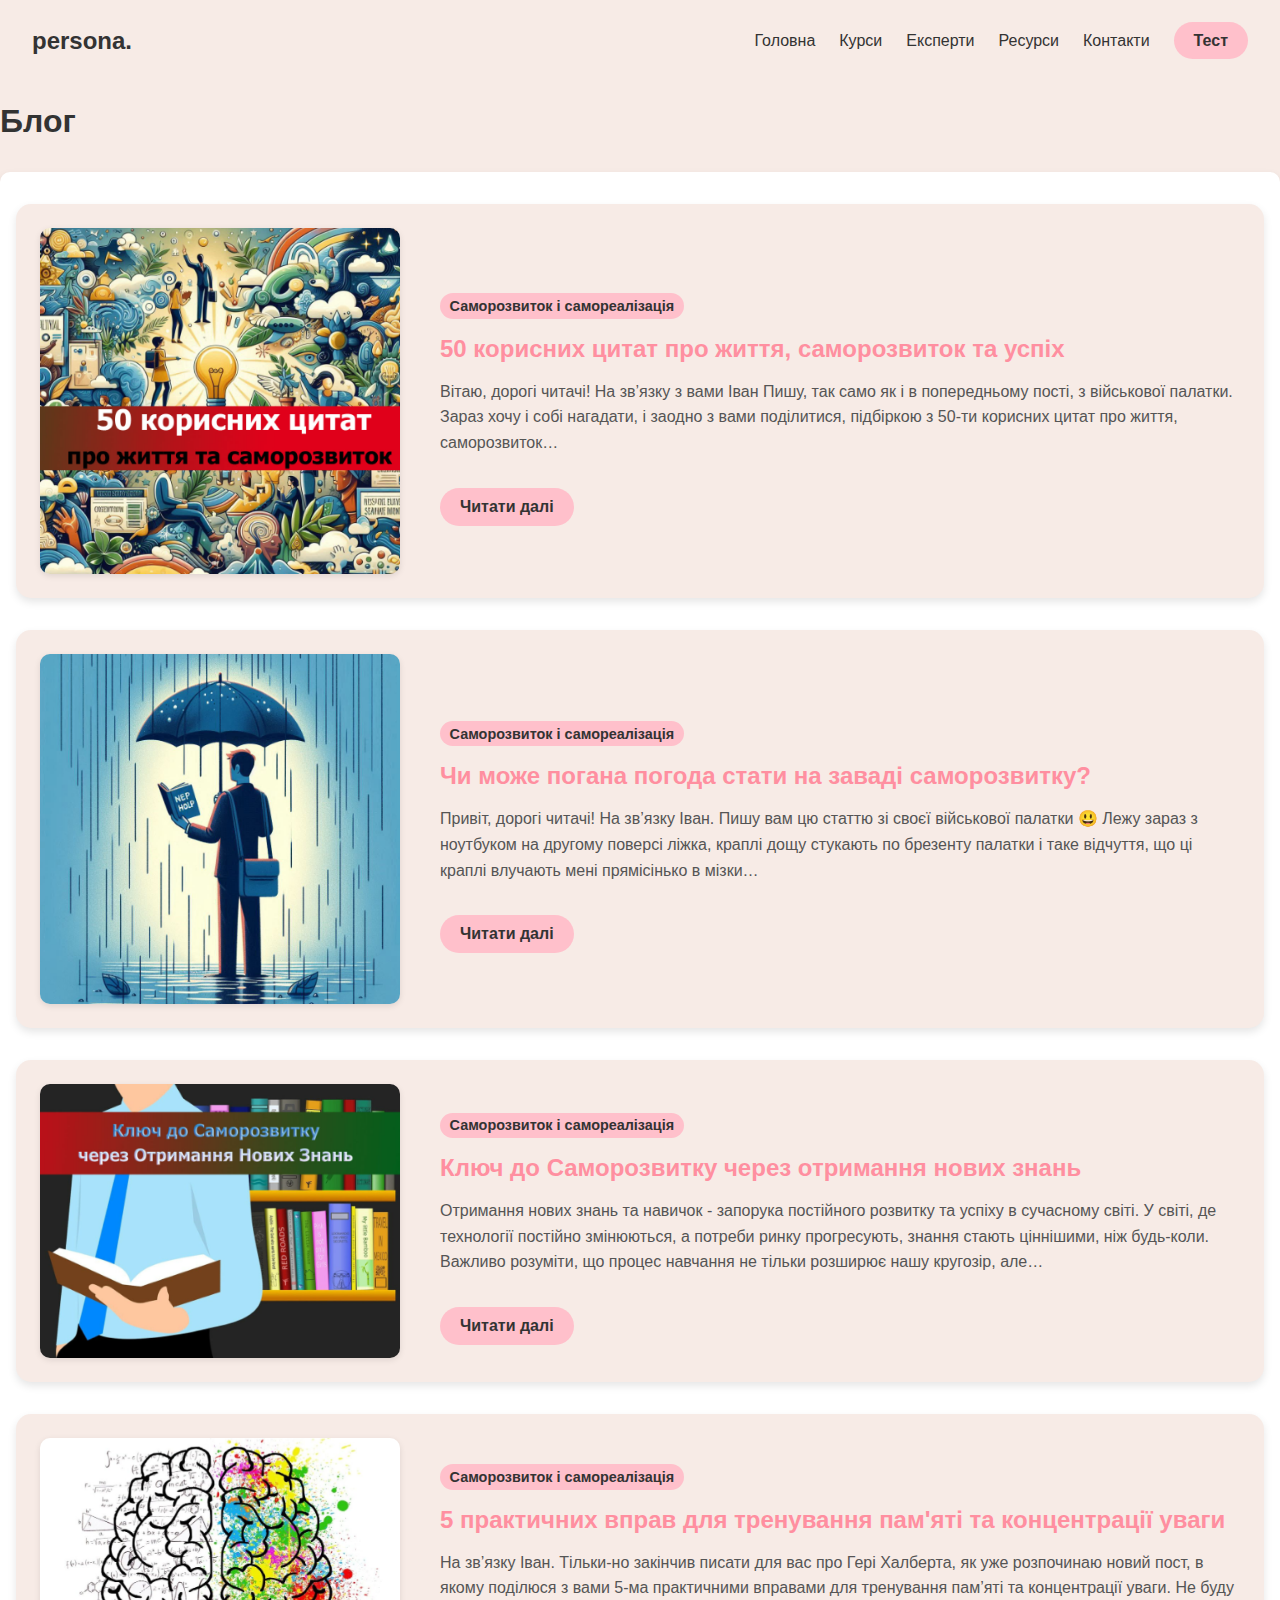
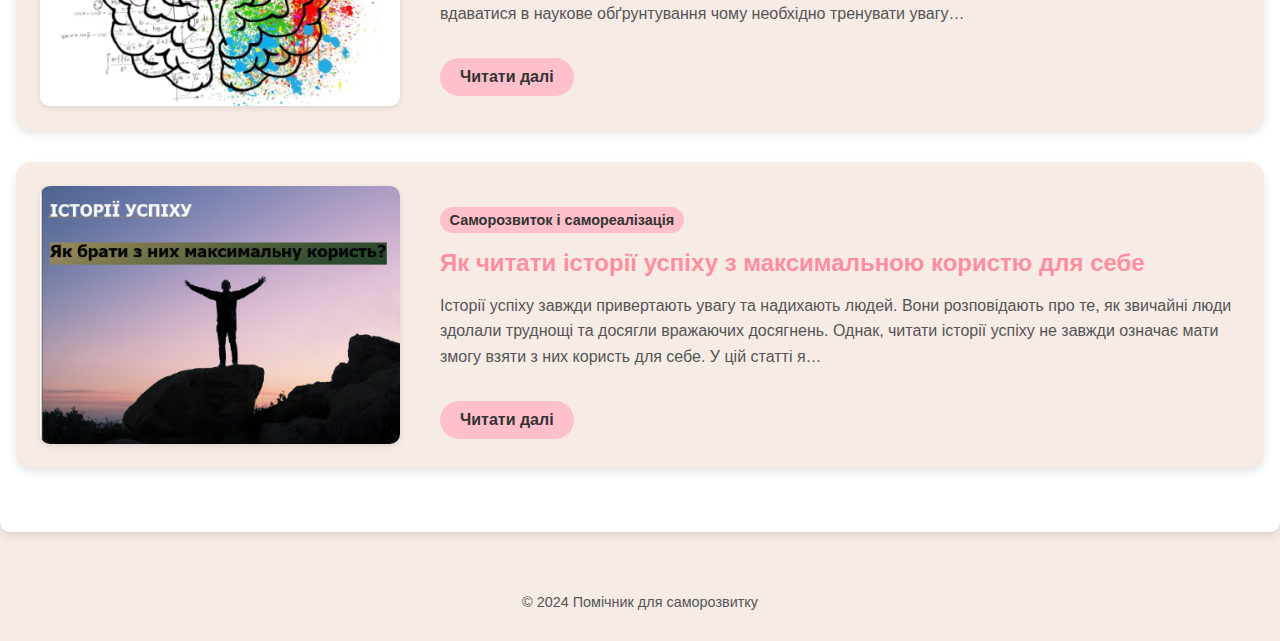
<file: blog.html>
<!DOCTYPE html>
<html lang="uk">
<head>
    <meta charset="UTF-8">
    <meta name="viewport" content="width=device-width, initial-scale=1.0">
    <title>Блог | Помічник для саморозвитку</title>
    <link rel="stylesheet" href="css/styles.css">
    <link rel="stylesheet" href="css/styles.blog.css">
</head>

<body>
    <header>
        <div class="logo">persona.</div>
        <nav>
            <ul>
                <li><a href="index.html">Головна</a></li>
                <li><a href="courses.html">Курси</a></li>
                <li><a href="experts.html">Експерти</a></li>
                <li><a href="resources.html">Ресурси</a></li>
                <li><a href="contact.html">Контакти</a></li>
                <li><a href="test.html" class="test-button">Тест</a></li>
            </ul>
        </nav>
    </header>

    <main>
        <h1>Блог</h1>
        <div class="blog-container">
            <!-- Перший блог -->
            <article class="blog-card">
                <img src="images/blog1.png" alt="50 корисних цитат про життя">
                <div class="blog-content">
                    <span class="category">Саморозвиток і самореалізація</span>
                    <h2><a href="https://samorozvytok.com/50-korysnyh-czytat-pro-zhyttya-samorozvytok-ta-uspih/" target="_blank">50 корисних цитат про життя, саморозвиток та успіх</a></h2>
                    <p>Вітаю, дорогі читачі! На зв’язку з вами Іван  Пишу, так само як і в попередньому пості, з військової палатки. Зараз хочу і собі нагадати, і заодно з вами поділитися, підбіркою з 50-ти корисних цитат про життя, саморозвиток…</p>
                    <a href="https://samorozvytok.com/50-korysnyh-czytat-pro-zhyttya-samorozvytok-ta-uspih/" target="_blank" class="read-more">Читати далі</a>
                </div>
            </article>
    
            <!-- Другий блог -->
            <article class="blog-card">
                <img src="images/blog2.png" alt="Чи може погана погода стати на заваді саморозвитку?">
                <div class="blog-content">
                    <span class="category">Саморозвиток і самореалізація</span>
                    <h2><a href="https://samorozvytok.com/chy-mozhe-pogana-pogoda-staty-na-zavadi-samorozvytku/" target="_blank">Чи може погана погода стати на заваді саморозвитку?</a></h2>
                    <p>Привіт, дорогі читачі! На зв’язку Іван. Пишу вам цю статтю зі своєї військової палатки 😃 Лежу зараз з ноутбуком на другому поверсі ліжка, краплі дощу стукають по брезенту палатки і таке відчуття, що ці краплі влучають мені прямісінько в мізки…</p>
                    <a href="https://samorozvytok.com/chy-mozhe-pogana-pogoda-staty-na-zavadi-samorozvytku/" target="_blank" class="read-more">Читати далі</a>
                </div>
            </article>

            <article class="blog-card">
                <img src="images/blog3.png" alt="Ключ до Саморозвитку через отримання нових знань">
                <div class="blog-content">
                    <span class="category">Саморозвиток і самореалізація</span>
                    <h2><a href="https://samorozvytok.com/chy-mozhe-pogana-pogoda-staty-na-zavadi-samorozvytku/" target="_blank">Ключ до Саморозвитку через отримання нових знань</a></h2>
                    <p>Отримання нових знань та навичок - запорука постійного розвитку та успіху в сучасному світі. У світі, де технології постійно змінюються, а потреби ринку прогресують, знання стають ціннішими, ніж будь-коли. Важливо розуміти, що процес навчання не тільки розширює нашу кругозір, але…</p>
                    <a href="https://samorozvytok.com/klyuch-do-samorozvytku-cherez-otrymannya-novyh-znan//" target="_blank" class="read-more">Читати далі</a>
                </div>
            </article>

            <article class="blog-card">
                <img src="images/blog4.png" alt="5 практичних вправ для тренування пам'яті та концентрації уваги">
                <div class="blog-content">
                    <span class="category">Саморозвиток і самореалізація</span>
                    <h2><a href="https://samorozvytok.com/chy-mozhe-pogana-pogoda-staty-na-zavadi-samorozvytku/" target="_blank">5 практичних вправ для тренування пам'яті та концентрації уваги</a></h2>
                    <p>На зв’язку Іван. Тільки-но закінчив писати для вас про Гері Халберта, як уже розпочинаю новий пост, в якому поділюся з вами 5-ма практичними вправами для тренування пам’яті та концентрації уваги. Не буду вдаватися в наукове обґрунтування чому необхідно тренувати увагу…</p>
                    <a href="https://samorozvytok.com/5-praktychnyh-vprav-dlya-trenuvannya-pamyati-ta-konczentracziyi-uvagy/" target="_blank" class="read-more">Читати далі</a>
                </div>
            </article>

            <article class="blog-card">
                <img src="images/blog5.png" alt="Як читати історії успіху з максимальною користю для себе">
                <div class="blog-content">
                    <span class="category">Саморозвиток і самореалізація</span>
                    <h2><a href="https://samorozvytok.com/chy-mozhe-pogana-pogoda-staty-na-zavadi-samorozvytku/" target="_blank">Як читати історії успіху з максимальною користю для себе</a></h2>
                    <p>Історії успіху завжди привертають увагу та надихають людей. Вони розповідають про те, як звичайні люди здолали труднощі та досягли вражаючих досягнень. Однак, читати історії успіху не завжди означає мати змогу взяти з них користь для себе. У цій статті я…</p>
                    <a href="https://samorozvytok.com/yak-chytaty-istoriyi-uspihu-z-maksymalnoyu-korystyu-dlya-sebe/" target="_blank" class="read-more">Читати далі</a>
                </div>
            </article>
        </div>
    </main>
    
    <footer>
        <p>© 2024 Помічник для саморозвитку</p>
    </footer>
    
    </body>
    </html>
</file>
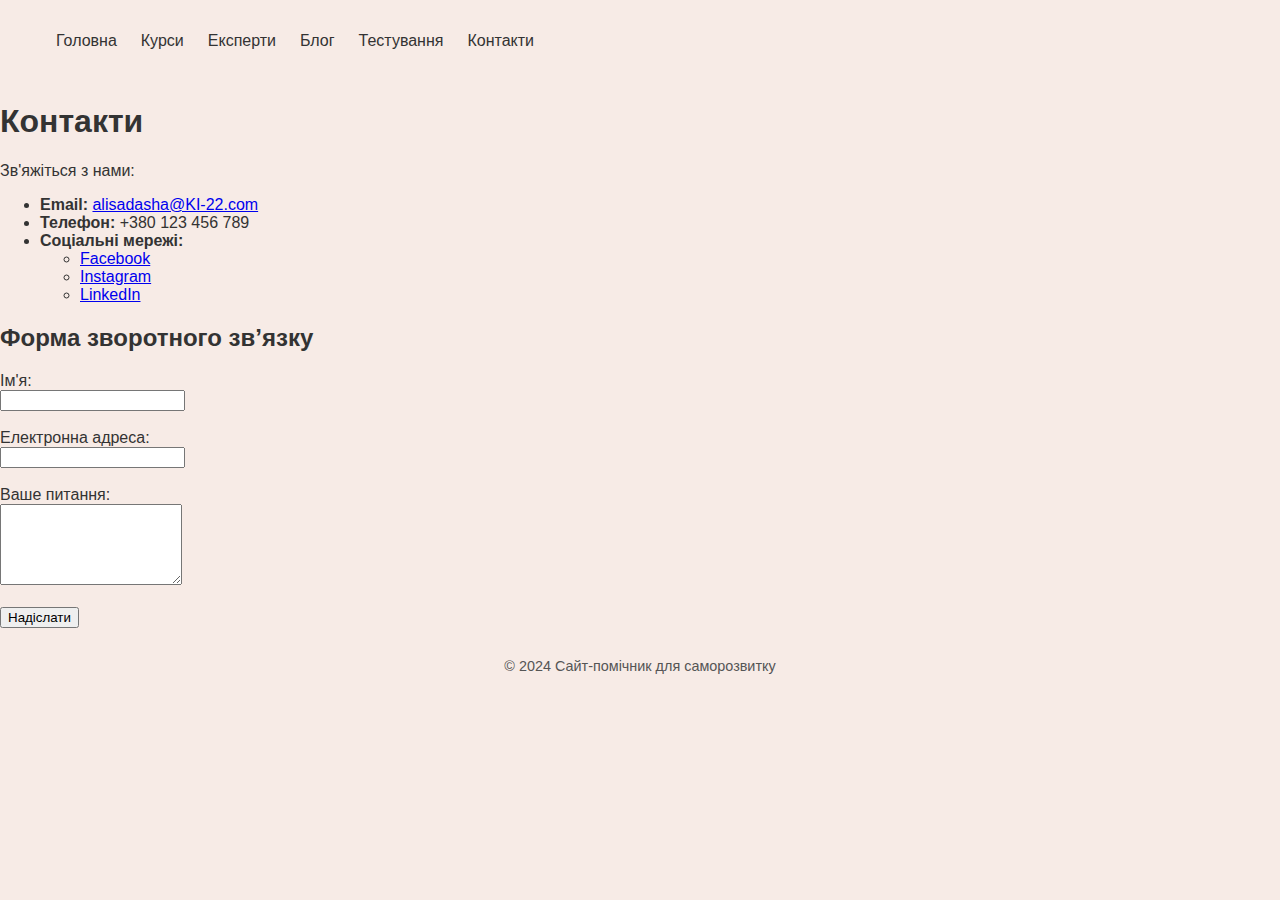
<file: contact.html>
<!DOCTYPE html>
<html lang="uk">
<head>
    <meta charset="UTF-8">
    <title>Контакти</title>
    <link rel="stylesheet" href="css/styles.css">
</head>
<body>
    <header>
        <nav>
            <ul>
                <li><a href="index.html">Головна</a></li>
                <li><a href="courses.html">Курси</a></li>
                <li><a href="experts.html">Експерти</a></li>
                <li><a href="blog.html">Блог</a></li>
                <li><a href="test.html">Тестування</a></li>
                <li><a href="contact.html">Контакти</a></li>
            </ul>
        </nav>
    </header>

    <main>
        <h1>Контакти</h1>
        <p>Зв'яжіться з нами:</p>
        <ul>
            <li><b>Email:</b> <a href="mailto:info@example.com">alisadasha@KI-22.com</a></li>
            <li><b>Телефон:</b> +380 123 456 789</li>
            <li><b>Соціальні мережі:</b></li>
            <ul>
                <li><a href="https://facebook.com" target="_blank">Facebook</a></li>
                <li><a href="https://instagram.com" target="_blank">Instagram</a></li>
                <li><a href="https://linkedin.com" target="_blank">LinkedIn</a></li>
            </ul>
        </ul>

        <h2>Форма зворотного зв’язку</h2>
        <form action="submit_contact.php" method="post">
            <label for="name">Ім'я:</label><br>
            <input type="text" id="name" name="name" required><br><br>
            <label for="email">Електронна адреса:</label><br>
            <input type="email" id="email" name="email" required><br><br>
            <label for="message">Ваше питання:</label><br>
            <textarea id="message" name="message" rows="5" required></textarea><br><br>
            <button type="submit">Надіслати</button>
        </form>
    </main>

    <footer>
        <p>&copy; 2024 Сайт-помічник для саморозвитку</p>
    </footer>
</body>
</html>
</file>
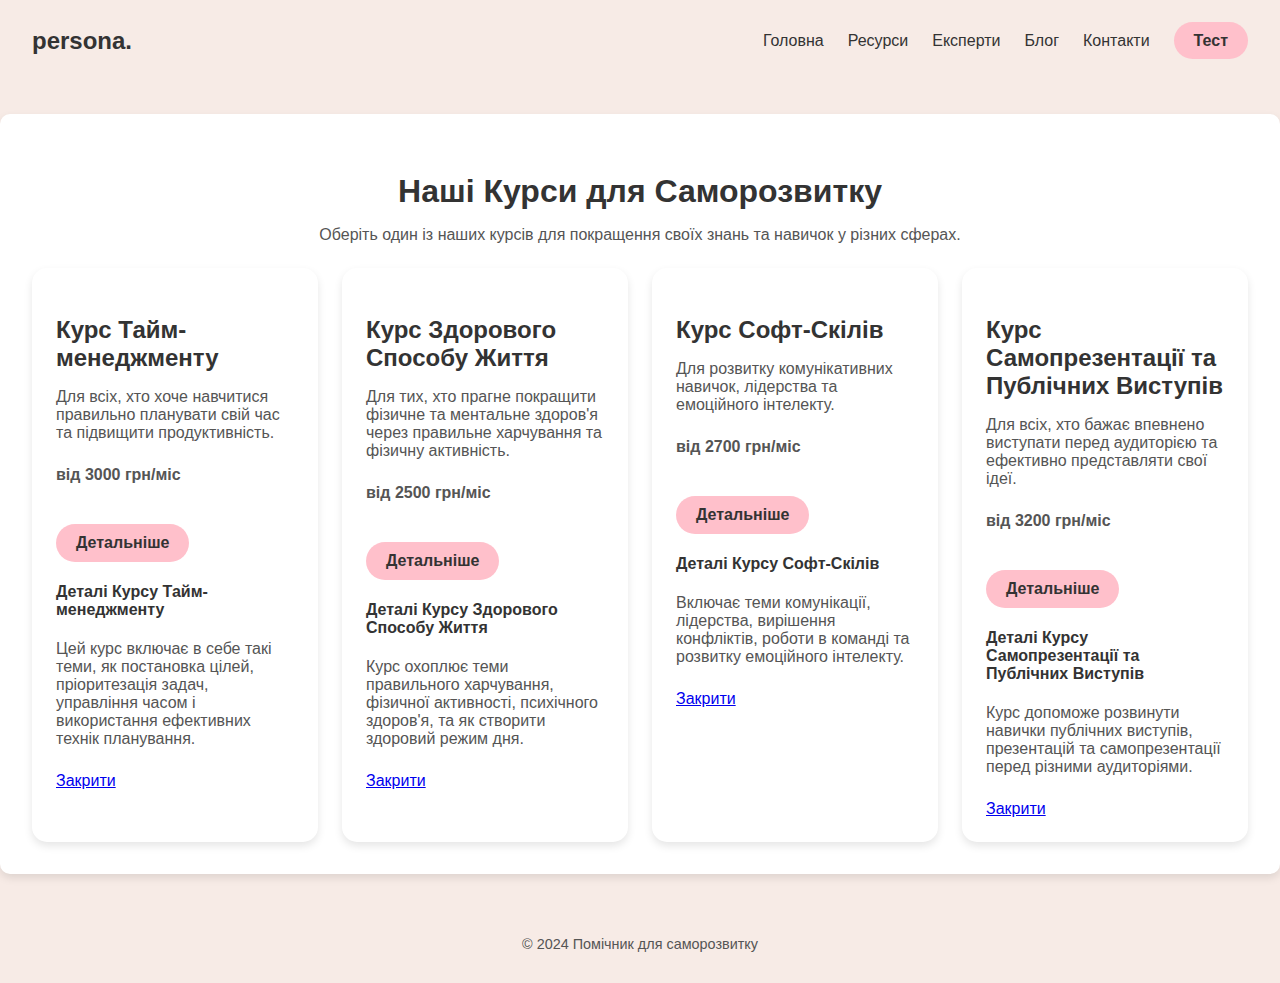
<file: courses.html>
<!DOCTYPE html>
<html lang="uk">
<head>
    <meta charset="UTF-8">
    <meta name="viewport" content="width=device-width, initial-scale=1.0">
    <title>Курси для Саморозвитку</title>
    <link rel="stylesheet" href="css/styles.css">
</head>
<body>

<header>
    <div class="logo">persona.</div>
    <nav>
        <ul>
            <li><a href="index.html">Головна</a></li>
            <li><a href="resources.html">Ресурси</a></li>
            <li><a href="experts.html">Експерти</a></li>
            <li><a href="blog.html">Блог</a></li>
            <li><a href="contact.html">Контакти</a></li>
            <li><a href="test.html" class="test-button">Тест</a></li>
        </ul>
    </nav>
</header>

<main>
 
    <section class="courses">
        <h2>Наші Курси для Саморозвитку</h2>
        <p>Оберіть один із наших курсів для покращення своїх знань та навичок у різних сферах.</p>
        <div class="course-list">
            <div class="course">
                <h3>Курс Тайм-менеджменту</h3>
                <p>Для всіх, хто хоче навчитися правильно планувати свій час та підвищити продуктивність.</p>
                <p class="price">від 3000 грн/міс</p>
                <a href="#" class="detail-button" onclick="showDetails('time-management')">Детальніше</a>
                <div class="course-details" id="time-management">
                    <h4>Деталі Курсу Тайм-менеджменту</h4>
                    <p>Цей курс включає в себе такі теми, як постановка цілей, пріоритезація задач, управління часом і використання ефективних технік планування.</p>
                    <a href="#" class="close-button" onclick="hideDetails('time-management')">Закрити</a>
                </div>
            </div>
            <div class="course">
                <h3>Курс Здорового Способу Життя</h3>
                <p>Для тих, хто прагне покращити фізичне та ментальне здоров'я через правильне харчування та фізичну активність.</p>
                <p class="price">від 2500 грн/міс</p>
                <a href="#" class="detail-button" onclick="showDetails('healthy-living')">Детальніше</a>
                <div class="course-details" id="healthy-living">
                    <h4>Деталі Курсу Здорового Способу Життя</h4>
                    <p>Курс охоплює теми правильного харчування, фізичної активності, психічного здоров'я, та як створити здоровий режим дня.</p>
                    <a href="#" class="close-button" onclick="hideDetails('healthy-living')">Закрити</a>
                </div>
            </div>
            <div class="course">
                <h3>Курс Софт-Скілів</h3>
                <p>Для розвитку комунікативних навичок, лідерства та емоційного інтелекту.</p>
                <p class="price">від 2700 грн/міс</p>
                <a href="#" class="detail-button" onclick="showDetails('soft-skills')">Детальніше</a>
                <div class="course-details" id="soft-skills">
                    <h4>Деталі Курсу Софт-Скілів</h4>
                    <p>Включає теми комунікації, лідерства, вирішення конфліктів, роботи в команді та розвитку емоційного інтелекту.</p>
                    <a href="#" class="close-button" onclick="hideDetails('soft-skills')">Закрити</a>
                </div>
            </div>
            <div class="course">
                <h3>Курс Самопрезентації та Публічних Виступів</h3>
                <p>Для всіх, хто бажає впевнено виступати перед аудиторією та ефективно представляти свої ідеї.</p>
                <p class="price">від 3200 грн/міс</p>
                <a href="#" class="detail-button" onclick="showDetails('public-speaking')">Детальніше</a>
                <div class="course-details" id="public-speaking">
                    <h4>Деталі Курсу Самопрезентації та Публічних Виступів</h4>
                    <p>Курс допоможе розвинути навички публічних виступів, презентацій та самопрезентації перед різними аудиторіями.</p>
                    <a href="#" class="close-button" onclick="hideDetails('public-speaking')">Закрити</a>
                </div>
            </div>
        </div>
    </section>
</main>

<footer>
    <p>© 2024 Помічник для саморозвитку</p>
</footer>

</body>
</html>
</file>
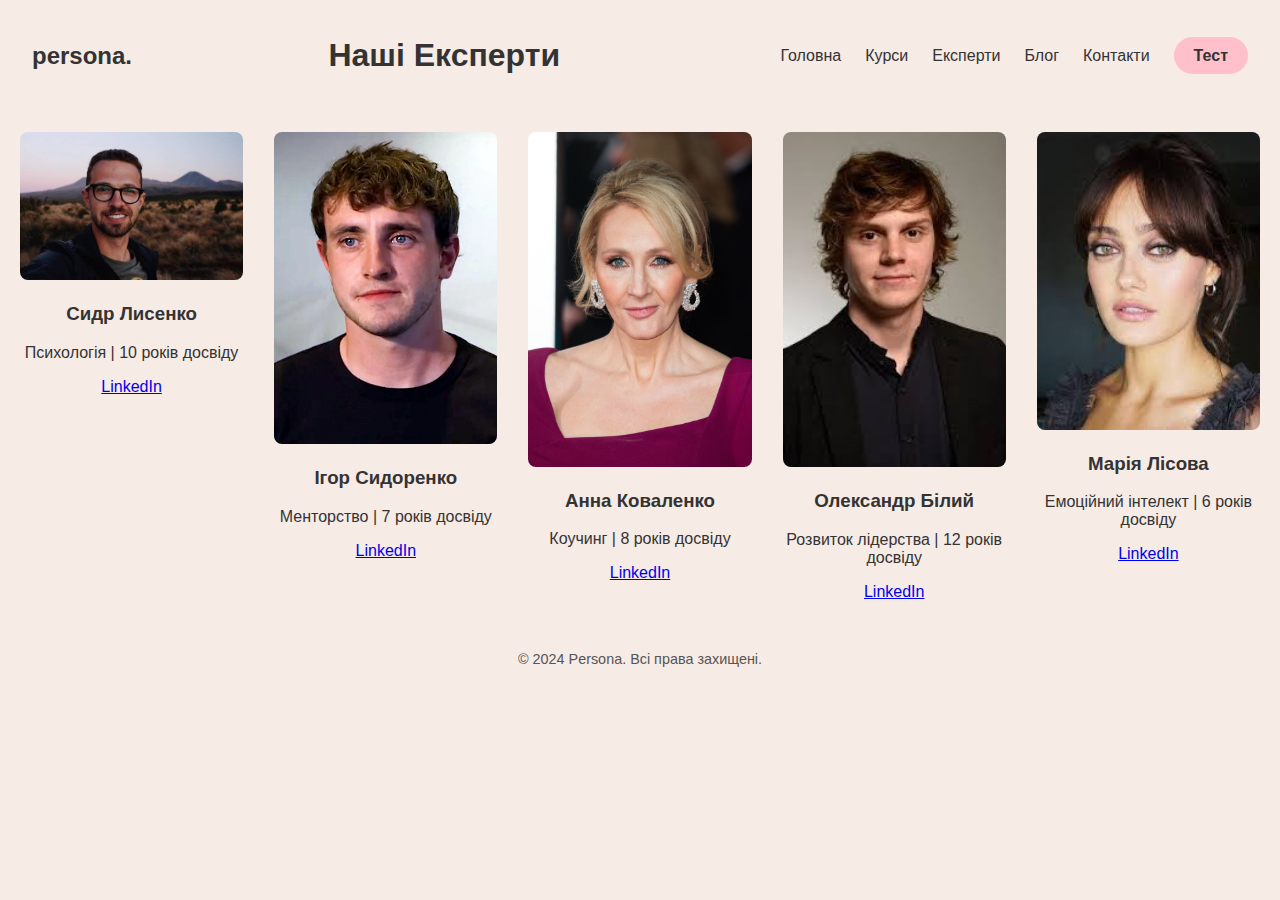
<file: experts.html>
<!DOCTYPE html>
<html lang="uk">
<head>
    <meta charset="UTF-8">
    <meta name="viewport" content="width=device-width, initial-scale=1.0">
    <title>Експерти</title>
    <link rel="stylesheet" href="css/styles.css">
</head>
<body>
    <header>
        <div class="logo">persona.</div>
        <h1>Наші Експерти</h1>
      
        <nav>
            <ul>
                <li><a href="index.html">Головна</a></li>
                <li><a href="courses.html">Курси</a></li>
                <li><a href="experts.html">Експерти</a></li>
                <li><a href="blog.html">Блог</a></li>
                <li><a href="contact.html">Контакти</a></li>
                <li><a href="test.html" class="test-button">Тест</a></li>
            </ul>
        </nav>
    </header>

    <main>
        <section class="experts-grid">
            <div class="expert">
                <img src="images/anton.jpg" alt="Експерт 1">
                <h3>Сидр Лисенко</h3>
                <p>Психологія | 10 років досвіду</p>
                <a href="https://linkedin.com">LinkedIn</a>
            </div>
            <div class="expert">
                <img src="images/paul.jpg" alt="Експерт 2">
                <h3>Ігор Сидоренко</h3>
                <p>Менторство | 7 років досвіду</p>
                <a href="https://linkedin.com">LinkedIn</a>
            </div>
            <div class="expert">
                <img src="images/wom.jpg" alt="Експерт 3">
                <h3>Анна Коваленко</h3>
                <p>Коучинг | 8 років досвіду</p>
                <a href="https://linkedin.com">LinkedIn</a>
            </div>
            <div class="expert">
                <img src="images/evan.jfif" alt="Експерт 4">
                <h3>Олександр Білий</h3>
                <p>Розвиток лідерства | 12 років досвіду</p>
                <a href="https://linkedin.com">LinkedIn</a>
            </div>
            <div class="expert">
                <img src="images/ella.jfif" alt="Експерт 5">
                <h3>Марія Лісова</h3>
                <p>Емоційний інтелект | 6 років досвіду</p>
                <a href="https://linkedin.com">LinkedIn</a>
            </div>
        </section>
    </main>

    <footer>
        <p>&copy; 2024 Persona. Всі права захищені.</p>
    </footer>
</body>
</html>
</file>
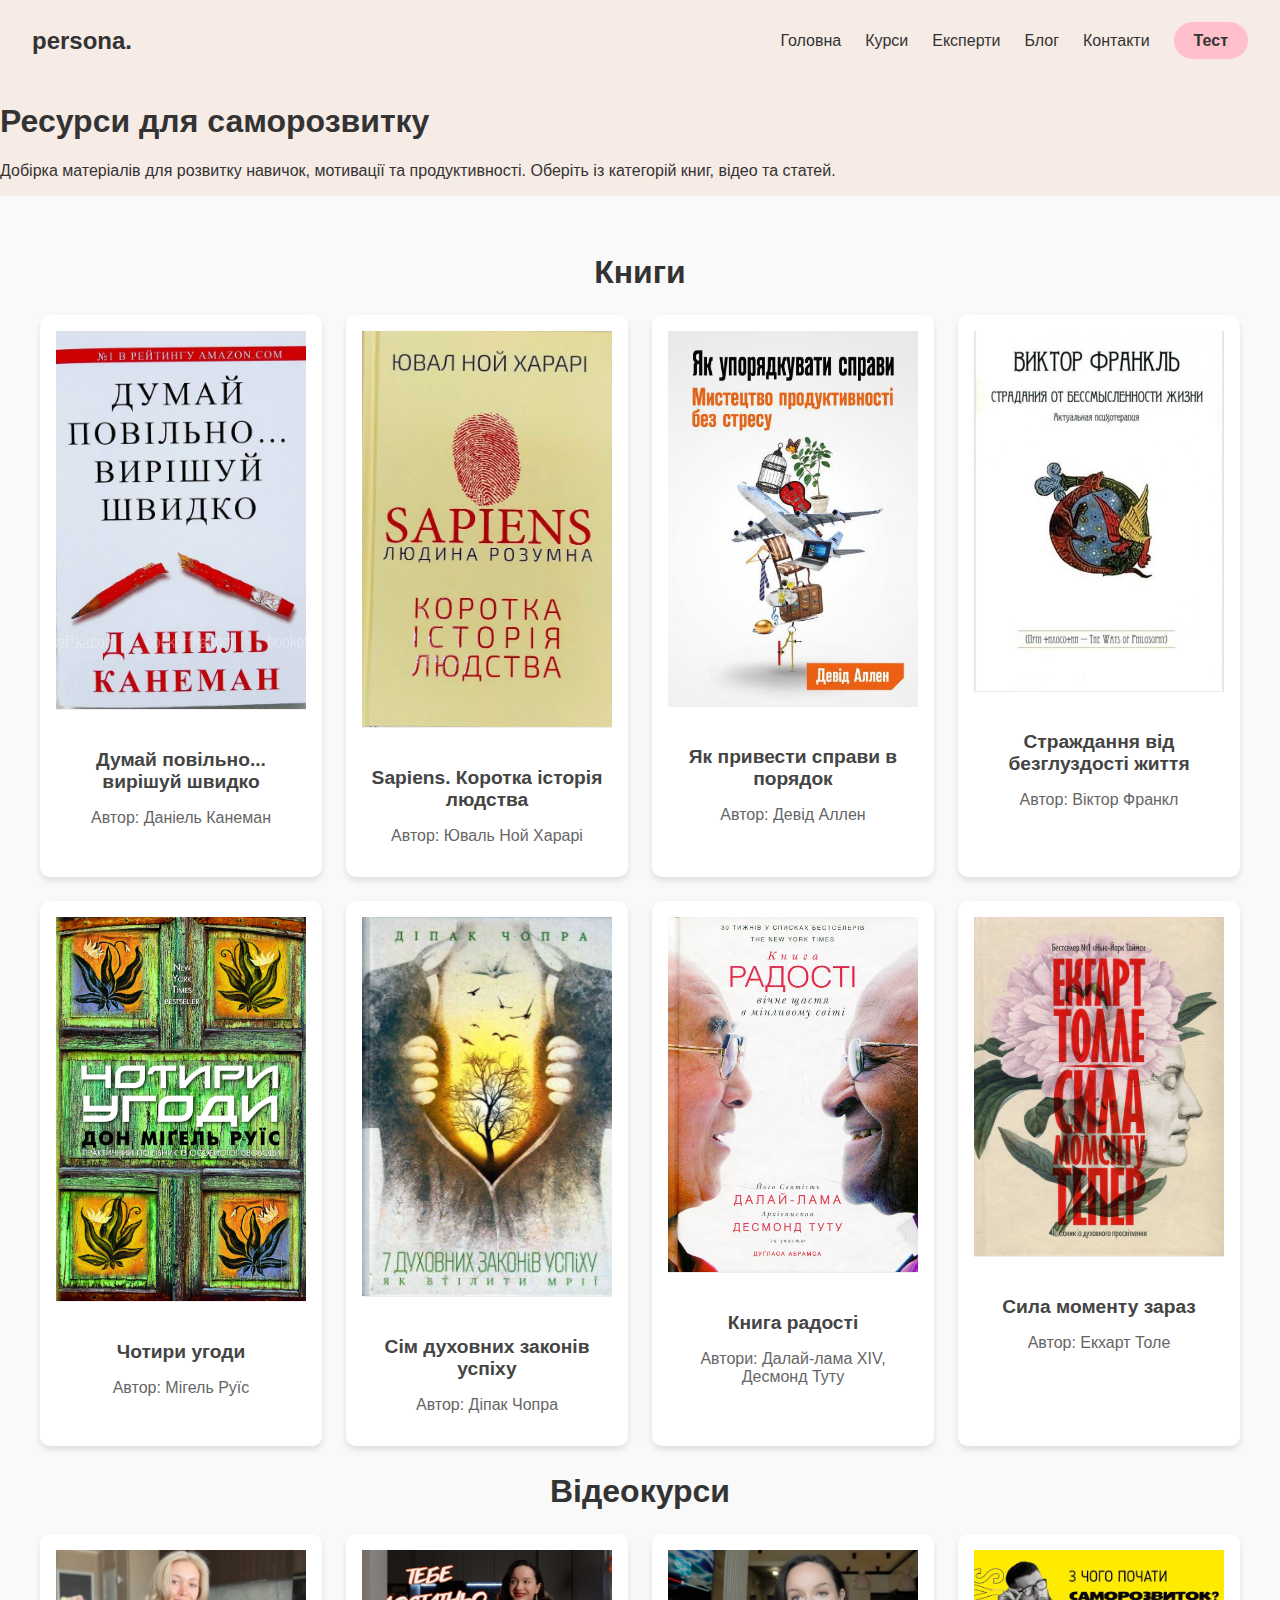
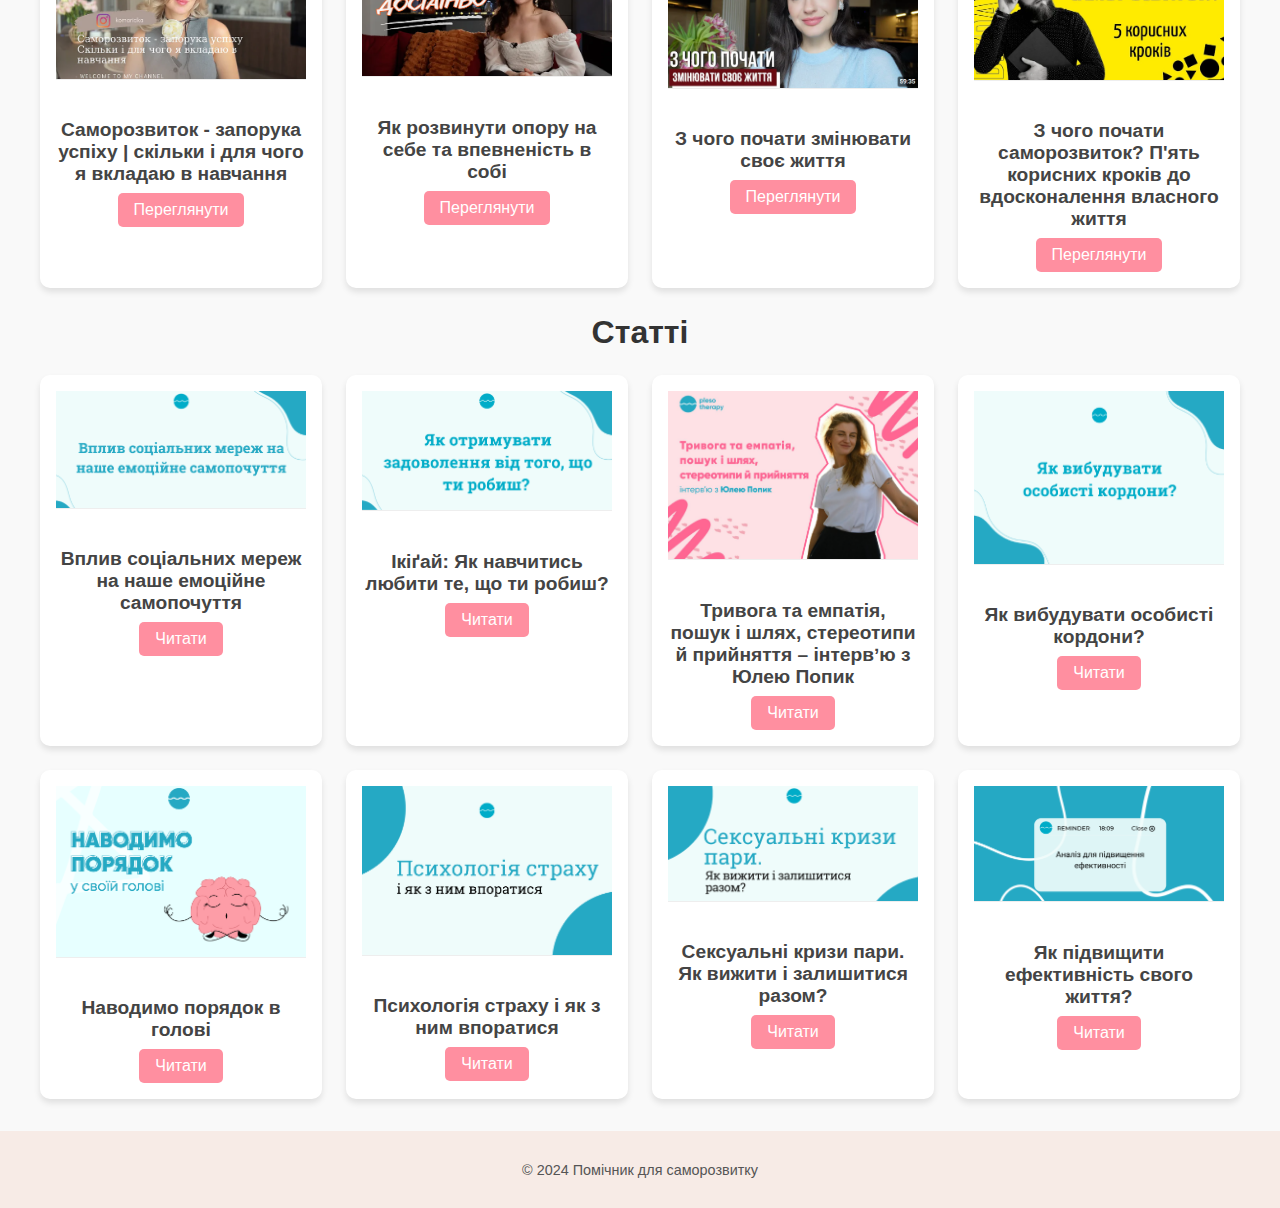
<file: resources.html>
<!DOCTYPE html>
<html lang="uk">
<head>
    <meta charset="UTF-8">
    <meta name="viewport" content="width=device-width, initial-scale=1.0">
    <title>Ресурси для саморозвитку</title>
    <link rel="stylesheet" href="css/styles.css">
    <link rel="stylesheet" href="css/styles.resources.css">
</head>
<body>

<header>
    <div class="logo">persona.</div>
    <nav>
        <ul>
            <li><a href="index.html">Головна</a></li>
            <li><a href="courses.html">Курси</a></li>
            <li><a href="experts.html">Експерти</a></li>
            <li><a href="blog.html">Блог</a></li>
            <li><a href="contact.html">Контакти</a></li>
            <li><a href="test.html" class="test-button">Тест</a></li>
        </ul>
    </nav>
</header>

<main>
    <section class="intro-section">
        <h1>Ресурси для саморозвитку</h1>
        <p>Добірка матеріалів для розвитку навичок, мотивації та продуктивності. Оберіть із категорій книг, відео та статей.</p>
    </section>

    <section class="resources-section">
        <!-- Книги -->
        <h2>Книги</h2>
        <div class="resource-grid">
            <div class="resource-card">
                <img src="images/thinking_fast_and_slow.jpg" alt="Думай повільно... вирішуй швидко">
                <h3>Думай повільно... вирішуй швидко</h3>
                <p>Автор: Даніель Канеман</p>
            </div>
            <div class="resource-card">
                <img src="images/sapiens.jpg" alt="Sapiens. Коротка історія людства">
                <h3>Sapiens. Коротка історія людства</h3>
                <p>Автор: Юваль Ной Харарі</p>
            </div>
            <div class="resource-card">
                <img src="images/getting_things_done.jpg" alt="Як привести справи в порядок">
                <h3>Як привести справи в порядок</h3>
                <p>Автор: Девід Аллен</p>
            </div>
            <div class="resource-card">
                <img src="images/book4.jpg" alt="Страждання від безглуздості життя">
                <h3>Страждання від безглуздості життя</h3>
                <p>Автор: Віктор Франкл</p>
            </div>
            <div class="resource-card">
                <img src="images/book5.jpg" alt="Чотири угоди">
                <h3>Чотири угоди</h3>
                <p>Автор: Мігель Руїс</p>
            </div>
            <div class="resource-card">
                <img src="images/book6.jpg" alt="Сім духовних законів успіху">
                <h3>Сім духовних законів успіху</h3>
                <p>Автор: Діпак Чопра</p>
            </div>
            <div class="resource-card">
                <img src="images/book7.jpg" alt="Книга радості">
                <h3>Книга радості</h3>
                <p>Автори: Далай-лама XIV, Десмонд Туту</p>
            </div>
            <div class="resource-card">
                <img src="images/book8.jpg" alt="Сила моменту зараз">
                <h3>Сила моменту зараз</h3>
                <p>Автор: Екхарт Толе</p>
            </div>
        </div>

        <!-- Відеокурси -->
        <h2>Відеокурси</h2>
        <div class="resource-grid">
            <div class="resource-card">
                <img src="images/video1.png" alt="Курс 1: Саморозвиток - запорука успіху | скільки і для чого я вкладаю в навчання ">
                <h3>Саморозвиток - запорука успіху | скільки і для чого я вкладаю в навчання</h3>
                <a href="https://www.youtube.com/watch?v=h0muFWDD3ME" target="_blank">Переглянути</a>
            </div>
            <div class="resource-card">
                <img src="images/video2.png" alt="Курс 2: Як розвинути опору на себе та впевненість в собі">
                <h3>Як розвинути опору на себе та впевненість в собі</h3>
                <a href="https://www.youtube.com/watch?v=8igOxGJhJh8" target="_blank">Переглянути</a>
            </div>
            <div class="resource-card">
                <img src="images/video3.png" alt="Курс 3: З чого почати змінювати своє життя">
                <h3>З чого почати змінювати своє життя</h3>
                <a href="https://www.youtube.com/watch?v=7QshoW_-pQs" target="_blank">Переглянути</a>
            </div>
            <div class="resource-card">
                <img src="images/video4.png" alt="Курс 4: З чого почати саморозвиток? П'ять корисних кроків до вдосконалення власного життя">
                <h3>З чого почати саморозвиток? П'ять корисних кроків до вдосконалення власного життя</h3>
                <a href="https://www.youtube.com/watch?v=V1PDkypOV2o" target="_blank">Переглянути</a>
            </div>
        </div>

        <!-- Статті -->
        <h2>Статті</h2>
        <div class="resource-grid">
            <div class="resource-card">
                <img src="images/article1.png" alt="Вплив соціальних мереж на наше емоційне самопочуття">
                <h3>Вплив соціальних мереж на наше емоційне самопочуття</h3>
                <a href="https://pleso.me/ua/blog/the-impact-of-social-media-on-our-emotional-well-being" target="_blank">Читати</a>
            </div>
            <div class="resource-card">
                <img src="images/article2.png" alt="Ікіґай: Як навчитись любити те, що ти робиш?">
                <h3>Ікіґай: Як навчитись любити те, що ти робиш?</h3>
                <a href="https://pleso.me/ua/blog/ikigai-how-do-you-learn-to-love-what-you-do" target="_blank">Читати</a>
            </div>
            <div class="resource-card">
                <img src="images/article3.png" alt="Тривога та емпатія, пошук і шлях, стереотипи й прийняття – інтервʼю з Юлею Попик">
                <h3>Тривога та емпатія, пошук і шлях, стереотипи й прийняття – інтервʼю з Юлею Попик</h3>
                <a href="https://pleso.me/ua/blog/search-and-path-stereotypes-and-acceptance-interview" target="_blank">Читати</a>
            </div>
            <div class="resource-card">
                <img src="images/article4.png" alt="Як вибудувати особисті кордони?">
                <h3>Як вибудувати особисті кордони?</h3>
                <a href="https://pleso.me/ua/blog/how-to-build-boundaries" target="_blank">Читати</a>
            </div>
            <div class="resource-card">
                <img src="images/article5.png" alt="Наводимо порядок в голові">
                <h3>Наводимо порядок в голові</h3>
                <a href="https://pleso.me/ua/blog/navodimo-poryadok-v-golovi" target="_blank">Читати</a>
            </div>
            <div class="resource-card">
                <img src="images/article6.png" alt="Психологія страху і як з ним впоратися">
                <h3>Психологія страху і як з ним впоратися</h3>
                <a href="https://pleso.me/ua/blog/psihologiya-strahu-i-yak-z-nim-vporatisya" target="_blank">Читати</a>
            </div>
            <div class="resource-card">
                <img src="images/article7.png" alt="Сексуальні кризи пари. Як вижити і залишитися разом?">
                <h3>Сексуальні кризи пари. Як вижити і залишитися разом?</h3>
                <a href="https://pleso.me/ua/blog/seksualni-krizi-pari-yak-vizhiti-i-zalishitisya-razom" target="_blank">Читати</a>
            </div>
            <div class="resource-card">
                <img src="images/article8.png" alt="Як підвищити ефективність свого життя?">
                <h3>Як підвищити ефективність свого життя?</h3>
                <a href="https://pleso.me/ua/blog/yak-pidvishiti-efektivnist-svogo-zhittya" target="_blank">Читати</a>
            </div>
        </div>
    </section>
</main>

<footer>
    <p>© 2024 Помічник для саморозвитку</p>
</footer>

</body>
</html>
</file>
<file: css/styles.css>
/* Основні стилі для всього сайту */
body {
    margin: 0;
    font-family: 'Arial', sans-serif;
    background-color: #f7ebe6; /* Світлий фон */
    color: #333;
}

/* Стилі для заголовка */
header {
    display: flex;
    justify-content: space-between;
    align-items: center;
    padding: 1rem 2rem;
    background-color: #f7ebe6;
}

header .logo {
    font-size: 1.5em;
    font-weight: bold;
    color: #333;
}

header nav ul {
    display: flex;
    list-style-type: none;
    padding: 0;
}

header nav ul li {
    margin-left: 1.5rem;
}

header nav ul li a {
    text-decoration: none;
    color: #333;
    font-size: 1em;
    transition: color 0.3s ease;
}

header nav ul li a:hover {
    color: #ff8fa0;
}

.test-button {
    padding: 10px 20px;
    background-color: #FFC0CB;
    color: #333;
    border-radius: 20px;
    font-weight: bold;
    text-decoration: none;
    transition: background-color 0.3s ease;
}

.test-button:hover {
    background-color: #ff8fa0;
}

/* Стилі для hero-секції */
.hero {
    text-align: center;
    padding: 4rem 1rem;
    background-color: #f7ebe6;
}

.hero h1 {
    font-size: 2.5em;
    font-weight: bold;
    color: #333;
}

.hero p {
    font-size: 1.2em;
    color: #555;
    margin-top: 1rem;
    margin-bottom: 2rem;
}

.cta-button {
    display: inline-block;
    padding: 10px 30px;
    background-color: #FFC0CB;
    color: #333;
    border-radius: 20px;
    font-weight: bold;
    text-decoration: none;
    font-size: 1.1em;
    transition: background-color 0.3s ease;
}

.cta-button:hover {
    background-color: #ff8fa0;
}

/* Стилі для секції "Курси" */
.courses {
    text-align: center;
    padding: 2rem 1rem;
    background-color: #fff;
    margin: 2rem 0;
    border-radius: 10px;
    box-shadow: 0px 4px 8px rgba(0, 0, 0, 0.1);
}

.courses h2 {
    font-size: 2em;
    color: #333;
    margin-bottom: 0.5rem;
}

.courses p {
    font-size: 1em;
    color: #555;
    margin-bottom: 1.5rem;
}

.course-list {
    display: grid;
    grid-template-columns: repeat(auto-fit, minmax(250px, 1fr));
    gap: 1.5rem;
    padding: 0 1rem;
}

.course {
    background-color: #FFF;
    padding: 1.5rem;
    border-radius: 15px;
    box-shadow: 0px 4px 8px rgba(0, 0, 0, 0.1);
    transition: transform 0.3s ease;
    text-align: left;
}

.course:hover {
    transform: translateY(-5px);
}

.course h3 {
    font-size: 1.5em;
    color: #333;
    margin-bottom: 0.5rem;
}

.course p {
    font-size: 1em;
    color: #555;
}

.price {
    font-weight: bold;
    color: #333;
    margin-top: 1rem;
}

.detail-button {
    display: inline-block;
    margin-top: 1rem;
    padding: 10px 20px;
    background-color: #FFC0CB;
    color: #333;
    border-radius: 20px;
    text-decoration: none;
    font-weight: bold;
    transition: background-color 0.3s ease;
}

.detail-button:hover {
    background-color: #ff8fa0;
}

/* Стилі для футера */
footer {
    background-color: #f7ebe6;
    text-align: center;
    padding: 1rem;
    font-size: 0.9em;
    color: #555;
}

.experts-grid {
    display: flex;
    justify-content: space-between;
    flex-wrap: wrap;
    gap: 20px;
    padding: 20px;
}

.expert {
    width: 18%;
    text-align: center;
}

.expert img {
    width: 100%;
    border-radius: 8px;
}

.feature-grid, .test-info {
    text-align: center;
    margin: 20px auto;
    padding: 20px;
}
</file>
<file: css/styles.blog.css>
/* Основний контейнер для блогу */
.blog-container {
    padding: 2rem 1rem;
    background-color: #fff; /* Білий фон */
    margin: 2rem auto;
    border-radius: 10px;
    box-shadow: 0px 4px 8px rgba(0, 0, 0, 0.1);
}

/* Заголовок сторінки */
.blog-container h1 {
    text-align: center;
    font-size: 2em;
    color: #333;
    margin-bottom: 1.5rem;
}

/* Оформлення карточок блогу */
.blog-card {
    display: flex;
    flex-direction: column;
    gap: 1rem;
    background-color: #f7ebe6; /* Легкий відтінок фону */
    padding: 1.5rem;
    border-radius: 15px;
    box-shadow: 0px 4px 8px rgba(0, 0, 0, 0.1);
    transition: transform 0.3s ease;
    margin-bottom: 2rem;
}

.blog-card:hover {
    transform: translateY(-5px);
}

/* Зображення блогу */
.blog-card img {
    width: 100%; /* Адаптивна ширина для мобільних пристроїв */
    max-width: 250px; /* Максимальна ширина зображення */
    height: auto; /* Пропорційна висота */
    border-radius: 10px;
    box-shadow: 0px 2px 6px rgba(0, 0, 0, 0.1);
    margin: 0 auto; /* Вирівнювання по центру */
}

/* Текстовий контент блогу */
.blog-content {
    text-align: left;
    padding-top: 1rem;
}

/* Категорія блогу */
.category {
    display: inline-block;
    background-color: #FFC0CB; /* Рожевий фон для категорії */
    color: #333;
    font-size: 0.9em;
    font-weight: bold;
    padding: 0.3rem 0.6rem;
    border-radius: 20px;
    margin-bottom: 0.5rem;
}

/* Заголовки блогу */
.blog-content h2 {
    font-size: 1.5em;
    margin: 0.5rem 0;
    color: #333;
}

.blog-content h2 a {
    text-decoration: none;
    color: #ff8fa0;
}

.blog-content h2 a:hover {
    text-decoration: underline;
}

/* Опис блогу */
.blog-content p {
    font-size: 1em;
    color: #555;
    line-height: 1.6;
}

/* Кнопка "Читати далі" */
.read-more {
    display: inline-block;
    margin-top: 1rem;
    padding: 10px 20px;
    background-color: #FFC0CB;
    color: #333;
    border-radius: 20px;
    font-weight: bold;
    text-decoration: none;
    transition: background-color 0.3s ease;
}

.read-more:hover {
    background-color: #ff8fa0;
}

/* Медіа-запити для адаптації */
@media (min-width: 768px) {
    .blog-card {
        flex-direction: row;
        align-items: center;
    }

    .blog-card img {
        width: 30%; /* Зменшення ширини для великих екранів */
        max-width: none;
    }

    .blog-content {
        width: 70%;
        padding-left: 1.5rem;
    }
}
</file>
<file: css/styles.resources.css>
.resources-section {
    padding: 2rem;
    background-color: #f9f9f9;
}

.resources-section h2 {
    text-align: center;
    font-size: 2rem;
    margin-bottom: 1.5rem;
    color: #333;
}

.resource-grid {
    display: grid;
    grid-template-columns: repeat(auto-fit, minmax(250px, 1fr));
    gap: 1.5rem;
    margin: 0 auto;
    max-width: 1200px;
}

.resource-card {
    background-color: #fff;
    border-radius: 10px;
    box-shadow: 0 4px 6px rgba(0, 0, 0, 0.1);
    overflow: hidden;
    text-align: center;
    padding: 1rem;
}

.resource-card img {
    max-width: 100%;
    height: auto;
    border-bottom: 1px solid #eee;
    margin-bottom: 1rem;
}

.resource-card h3 {
    font-size: 1.2rem;
    margin-bottom: 0.5rem;
    color: #444;
}

.resource-card p {
    font-size: 1rem;
    color: #666;
    margin-bottom: 1rem;
}

.resource-card a {
    display: inline-block;
    padding: 0.5rem 1rem;
    background-color: #ff8fa0;
    color: #fff;
    text-decoration: none;
    border-radius: 5px;
    font-size: 1rem;
    transition: background-color 0.3s;
}

.resource-card a:hover {
    background-color: #e76682;
}
</file>
